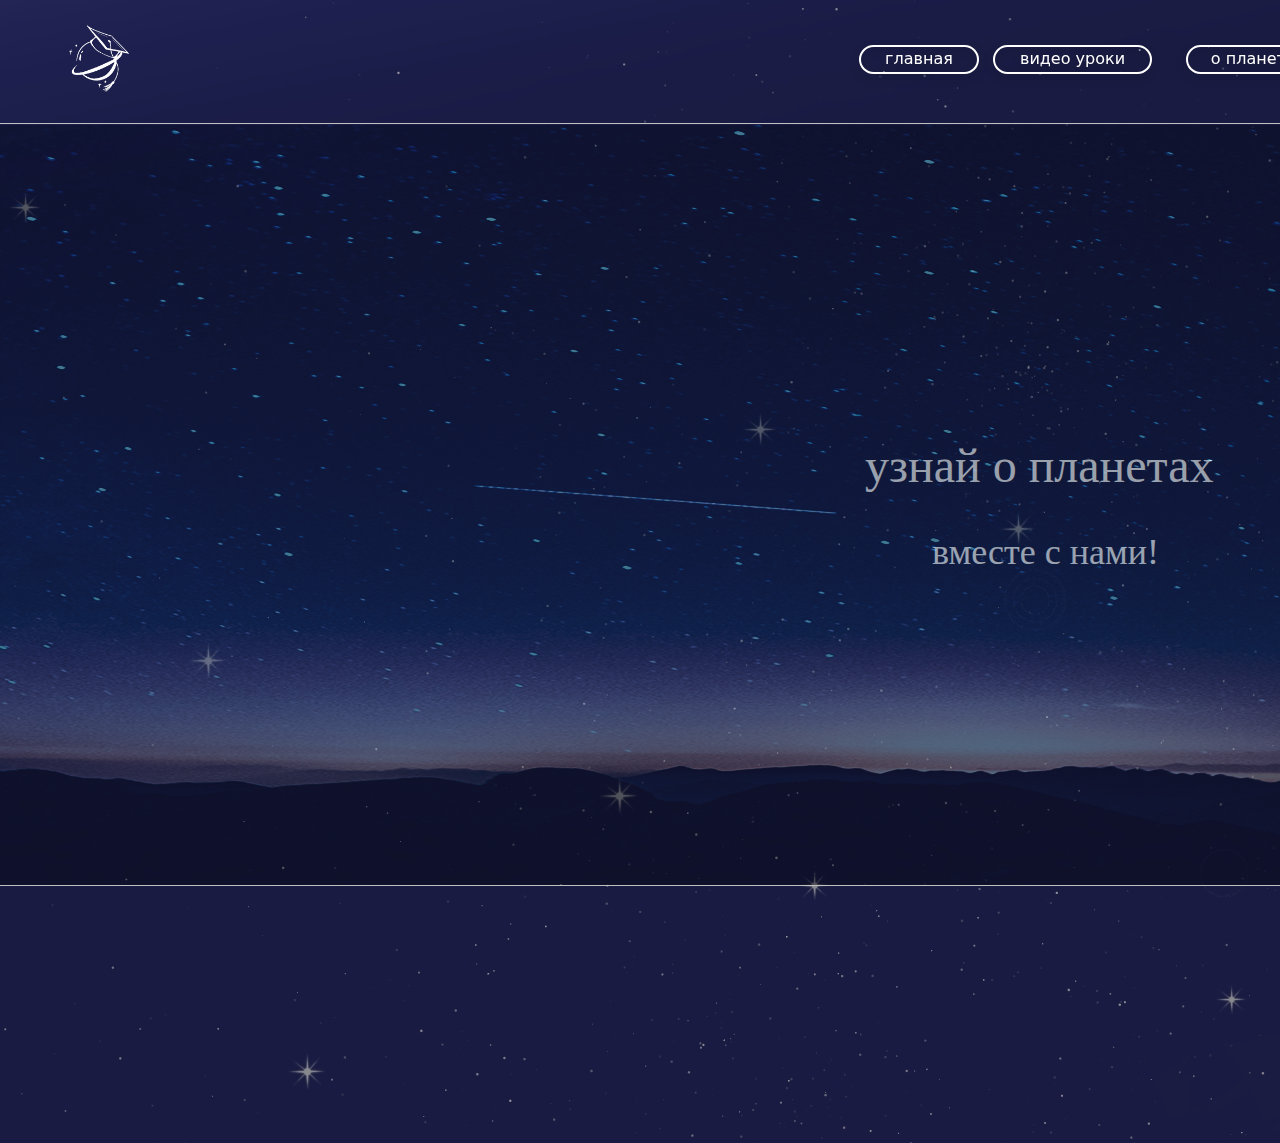
<file: index.html>
<!DOCTYPE html>
<html lang="en">
<head>

    <meta charset="utf-8">
    <meta name="viewport" content="width=device-width, initial-scale=1">
    <title>Bootstrap demo</title>
    <link href="https://cdn.jsdelivr.net/npm/bootstrap@5.3.3/dist/css/bootstrap.min.css" rel="stylesheet" integrity="sha384-QWTKZyjpPEjISv5WaRU9OFeRpok6YctnYmDr5pNlyT2bRjXh0JMhjY6hW+ALEwIH" crossorigin="anonymous">
    <link rel ="stylesheet" href="style.css">
  </head>
  <body>
    
    <div class="sAS"></div>
    <h1 class="dwede">узнай о планетах</h1>
    <h1 class="hq2w">вместе с нами!</h1>
    <ul>
      <a class="FWSEE" href="index.html"  type="button" class="btn btn-dark">главная</a>

        <a class="DQEQ" href="https://youtube.com/shorts/wcHvrbFqook?si=RCLJRl0ckeF3rdIT">видео уроки</a>
        <a class="DQWRER" href="с чнго начинать.html">о планетах</a>
        </li>
      </ul>
     
      <img>
      <img class="jkjo9" src="kjuj.png">
    <script src="https://cdn.jsdelivr.net/npm/bootstrap@5.3.3/dist/js/bootstrap.bundle.min.js" integrity="sha384-YvpcrYf0tY3lHB60NNkmXc5s9fDVZLESaAA55NDzOxhy9GkcIdslK1eN7N6jIeHz" crossorigin="anonymous"></script>
  </body>
</html>
</file>
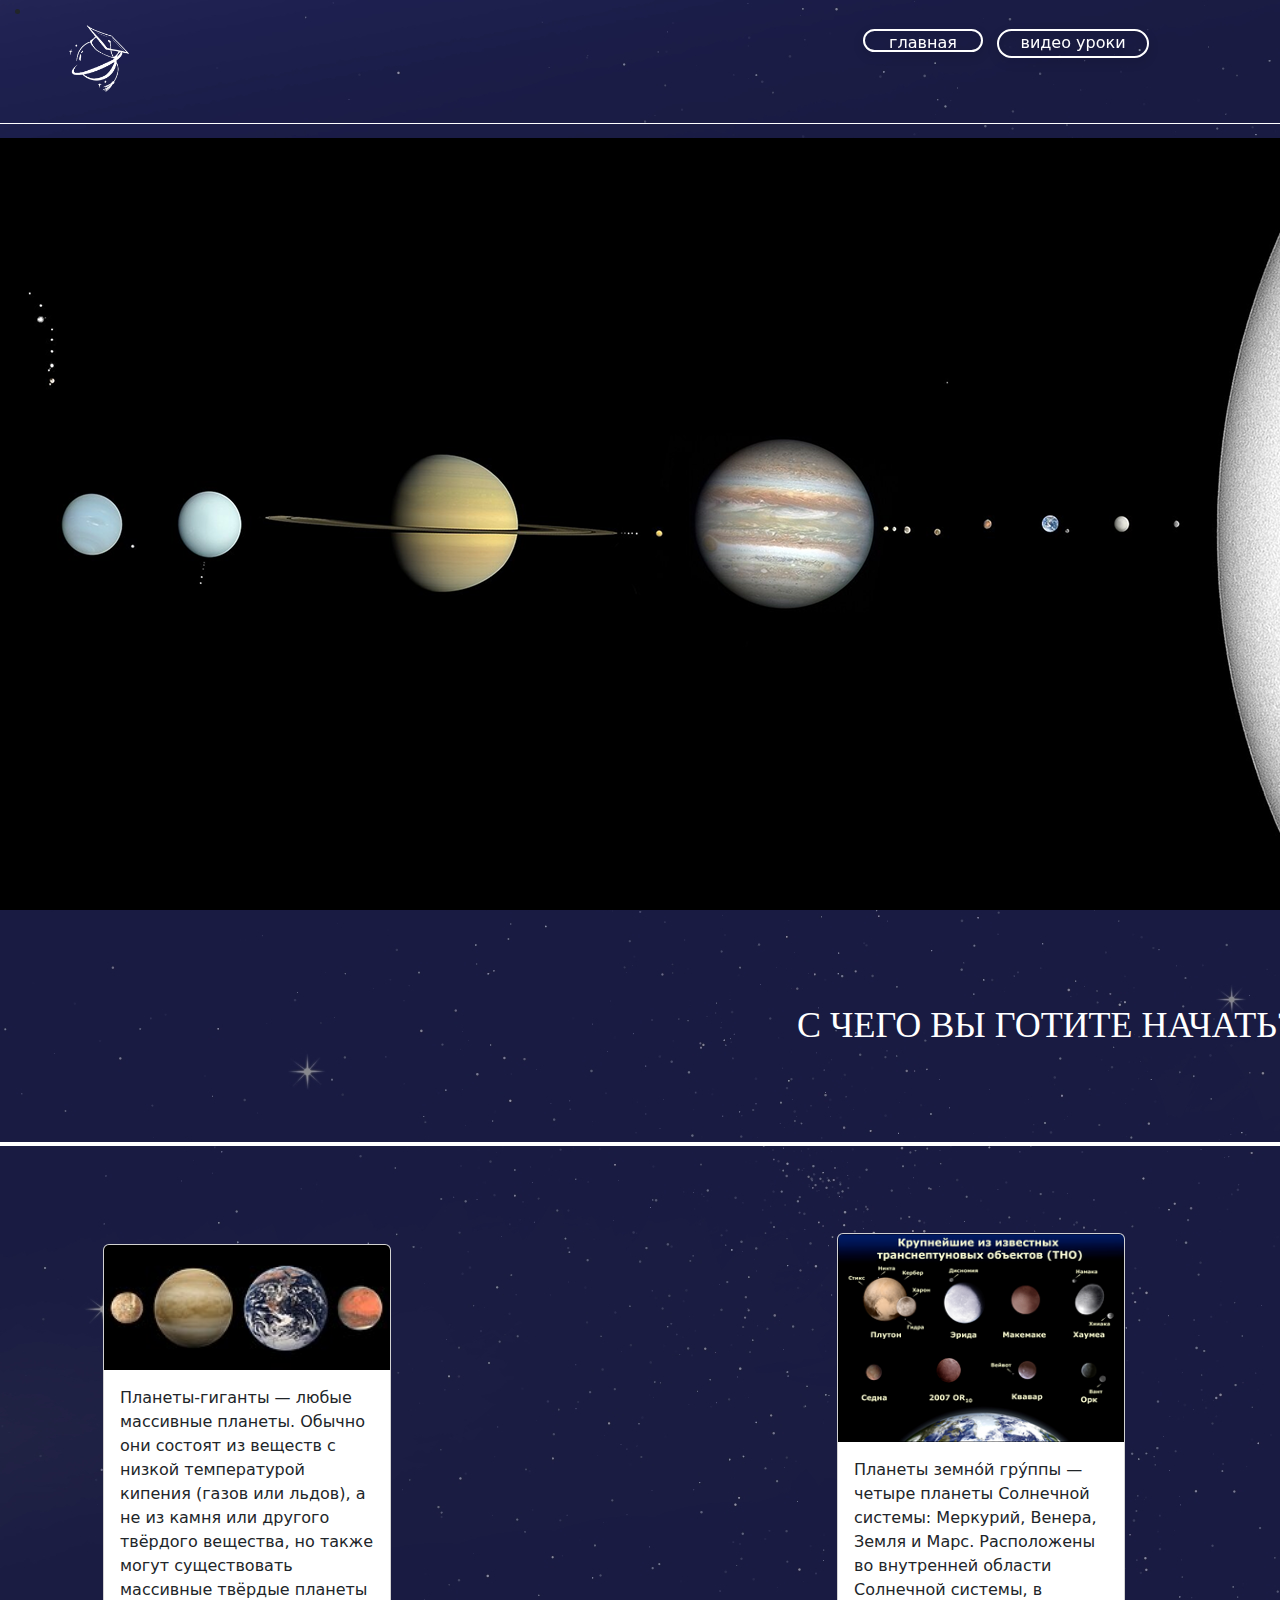
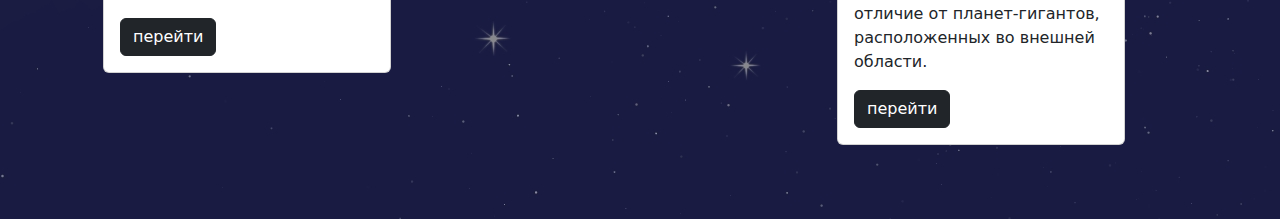
<file: с чнго начинать.html>
<!doctype html>
<html lang="en">
  <head>
    <meta charset="utf-8">
    <meta name="viewport" content="width=device-width, initial-scale=1">
    <title>Bootstrap demo</title>

    <link href="https://cdn.jsdelivr.net/npm/bootstrap@5.3.3/dist/css/bootstrap.min.css" rel="stylesheet" integrity="sha384-QWTKZyjpPEjISv5WaRU9OFeRpok6YctnYmDr5pNlyT2bRjXh0JMhjY6hW+ALEwIH" crossorigin="anonymous">
    <link rel ="stylesheet" href="ыыы.css">
  </head>
  <body>
  
    <ul>
      <li>
    <a class="FWSEE" href="index.html">главная</a>
    <a class="DQEQ" href="https://youtube.com/shorts/wcHvrbFqook?si=RCLJRl0ckeF3rdIT">видео уроки</a>
    </li>
  </ul>
  <div>
    <div class="rwe"></div>
    <img class="rwdws" src="image 1.png">
   
  <div class="dwd2qw"></div>
  <h1 class="adfw">Солнечная система</h1>
  <div class="ioe23">
  <p> планетная система, включающая в себя центральную звезду Солнце и все естественные космические объекты на гелиоцентрических орбитах.</p>
  <p> Она сформировалась путё  гравитационного сжатия газопылевого облака примерно 4,57 млрд лет назад</p>
  <p> ближайшие к Солнцу планеты, называемые планетами земной группы. Четыре более удалённые от Солнца планеты, называемые планетами-гигантами, намного более массивны, чем планеты земной группы.</p>
  <p> Класс «ледяных гигантов» Шесть планет из восьми и четыре карликовые планеты имеют естественные спутники.</p>
</div>
</div>
<div>
  <div>
    <h1 class="aFDW">С ЧЕГО ВЫ ГОТИТЕ НАЧАТЬ?</h1>
    <div class="CSDQA"></div>
  </div>
  <div class="FEWQD"> 
    <div class="card" style="width: 18rem;">
      <img src="планеты гиганты.jpg" class="card-img-top" alt="...">
      <div class="card-body">
        <p class="card-text">Планеты-гиганты — любые массивные планеты. Обычно они состоят из веществ с низкой температурой кипения (газов или льдов), а не из камня или другого твёрдого вещества, но также могут существовать массивные твёрдые планеты</p>
        <a href="1выбор.html" type="button" class="btn btn-dark">перейти</a>
      </div>
    </div>
</div>
<div class="sqw">
  <div class="card" style="width: 18rem;">
    <img src="земной планеты.png" class="card-img-top" alt="...">
    <div class="card-body">
      <p class="card-text">Планеты земно́й гру́ппы — четыре планеты Солнечной системы: Меркурий, Венера, Земля и Марс. Расположены во внутренней области Солнечной системы, в отличие от планет-гигантов, расположенных во внешней области.</p>
      <a href="2выбор.html" type="button" class="btn btn-dark">перейти</a>
    </div>
  </div>
</div>
    <div class="dasq">
  <div class="card" style="width: 18rem;">
    <img src="транснептуновых обьектов.png" class="card-img-top" alt="...">
    <div class="card-body">
      <p class="card-text">Транснепту́новый объе́кт — небесное тело Солнечной системы, которое обращается по орбите вокруг Солнца и у которого среднее расстояние до Солнца больше, чем у Нептуна Транснептуновые объекты образуют пояс Койпера, рассеянный диск и облако Оорта</p>
      <a href="ошибка.html" type="button" class="btn btn-dark">перейти</a>
    </div>
</div>
    </div>
    <img class="jkjo9" src="kjuj.png">
    
    <script src="https://cdn.jsdelivr.net/npm/bootstrap@5.3.3/dist/js/bootstrap.bundle.min.js" integrity="sha384-YvpcrYf0tY3lHB60NNkmXc5s9fDVZLESaAA55NDzOxhy9GkcIdslK1eN7N6jIeHz" crossorigin="anonymous"></script>
  </body>
</html>
</file>
<file: style.css>
body{
height: 1127px;

background: url("фон-1.jpg");

}

img{
  /* unsplash:ln5drpv_ImI */

position: absolute;
width: 2113px;
height: 763px;
left: calc(50% - 2113px/2);
top: 123px;
background-image: url("космос.png");
}
h1{
  /* Group 2 */

position: absolute;
width: 415px;
height: 137px;
left: 865px;
top: 437px;
}

.hq2w{
  /* вместе с нами! */

position: absolute;
width: 268px;
height: 44px;
left: 932px;
top: 530px;

font-family: 'Inter';
font-style: normal;
font-weight: 400;
font-size: 36px;
line-height: 44px;
/* identical to box height */

color: #FFFFFF;
}

.dwede{
  /* узнай о планетах */

position: absolute;
width: 415px;
height: 54px;
left: 865px;
top: 437px;

font-family: 'Inter';
font-style: normal;
font-weight: 400;
font-size: 48px;
line-height: 58px;

color: #FFFFFF;
}


ul a{
 /* Frame 5 */

box-sizing: border-box;

/* Auto layout */
display: flex;
flex-direction: column;
align-items: center;
padding: 0px;
gap: 10px;

width: 126px;
min-width: 120px;
height: 46px;

border: 2px solid #FFFFFF;
filter: drop-shadow(0px 4px 4px rgba(0, 0, 0, 0.25));
border-radius: 20px;

/* Inside auto layout */
flex: none;
order: 0;
flex-grow: 0;

        text-decoration: none;
        color: rgb(255, 255, 255);
}
ul a:hover {
  background-color: rgb(128, 132, 185);
}

.daqs{
  /* видео уроки */

position: absolute;
width: 159px;
height: 29px;
left: 993px;
top: 45px;

font-family: 'Inter';
font-style: normal;
font-weight: 400;
font-size: 24px;
line-height: 29px;
/* identical to box height */

color: rgba(190, 230, 237, 0.26);



}


.sAS{

position: absolute;
width: 2113px;
height: 1px;
left: 0px;
top: 123px;

background: #FFFFFF;
transform: matrix(1, 0, 0, -1, 0, 0);

}

.FWSEE{
    /* Group 4 */

position: absolute;
width: 100px;
height: 29px;
left: 859px;
top: 45px;




}

.DQEQ{/* Group 5 */

  position: absolute;
  width: 159px;
  height: 29px;
  left: 993px;
  top: 45px;
  
  }

  .DQWRER{
    /* Group 3 */

position: absolute;
width: 144px;
height: 29px;
left: 1186px;
top: 45px;
  }
  
  .D2WQAD{
    /* Group 7 */

position: absolute;
width: 2113px;
height: 783px;
left: 0px;
top: 1203px;
  }
  .jkjo9{
    /* kjuj 1 */

position: absolute;
width: 102px;
height: 84px;
left: 46px;
top: 14px;

background: url(kjuj.png);

}
</file>
<file: ыыы.css>
body{
    background: url("фон-1.jpg");

 }


.cfaqs{
 /* Rectangle 4 */

position: absolute;
width: 2113px;
height: 4px;
left: 0px;
top: 117px;

background: #FFFFFF;
transform: matrix(1, 0, 0, -1, 0, 0);



}
.GEQWD{
    /* Ellipse 1 */

box-sizing: border-box;

position: absolute;
width: 496.1px;
height: 474.42px;
left: 103px;
top: 323px;

background: #D9D9D9;
border: 4px solid #000000; 
} 

.FWSEE{
  /* Group 4 */

position: absolute;
width: 100px;
height: 23px;
left: 863px;
top: 29px;
}

.DQEQ{
/* Group 5 */

position: absolute;
width: 152px;
height: 29px;
left: 997px;
top: 29px;


}
.DQWRER{
    /* Group 3 */

position: absolute;
width: 136px;
height: 29px;
left: 1190px;
top: 29px;


}
ul a{
     /* Frame 5 */

box-sizing: border-box;

/* Auto layout */
display: flex;
flex-direction: column;
align-items: center;
padding: 0px;
gap: 10px;

width: 126px;
min-width: 120px;
height: 46px;

border: 2px solid #FFFFFF;
filter: drop-shadow(0px 4px 4px rgba(0, 0, 0, 0.25));
border-radius: 20px;

/* Inside auto layout */
flex: none;
order: 0;
flex-grow: 0;

        text-decoration: none;
        color: rgb(255, 255, 255);
     }

     ul a:hover {
        background-color: rgb(128, 132, 185);
      }
.dwd2qw{
    /* Rectangle 5 */

position: absolute;
width: 741px;
height: 772px;
left: 1372px;
top: 138px;

background: #ECECEC;
}
.rwdws{
    /* Group 15 */

position: absolute;
width: 1372px;
height: 772px;
left: 0px;
top: 138px;


}

.rwe{
    position: absolute;
    width: 2113px;
    height: 1px;
    left: 0px;
    top: 123px;
    
    background: #FFFFFF;
    transform: matrix(1, 0, 0, -1, 0, 0);



}


.adfw{
/* Солнечная система */

position: absolute;
width: 629px;
height: 77px;
left: 1405px;
top: 199px;

font-family: 'Inter';
font-style: normal;
font-weight: 400;
font-size: 64px;
line-height: 77px;

color: #000000;
}

.ioe23{
    /*  планетная система, включающая в себя центральную звезду Солнце и все естественные космические объекты на гелиоцентрических орбитах. Она сформировалась путём гравитационного сжатия газопылевого облака примерно 4,57 млрд лет назад */

position: absolute;
width: 515px;
height: 293px;
left: 1422px;
top: 311px;

font-family: 'Inter';
font-style: normal;
font-weight: 400;
font-size: 24px;
line-height: 29px;

color: #000000;


}

.aFDW{
    /* С ЧЕГО ВЫ ГОТИТЕ НАЧАТЬ? */

position: absolute;
width: 519px;
height: 44px;
left: 797px;
top: 1003px;

font-family: 'Inter';
font-style: normal;
font-weight: 400;
font-size: 36px;
line-height: 44px;
/* identical to box height */

color: #FFFFFF;


}

.CSDQA{
    /* Rectangle 4 */

position: absolute;
width: 2113px;
height: 4px;
left: 0px;
top: 1142px;

background: #FFFFFF;
transform: matrix(1, 0, 0, -1, 0, 0);

}

.FEWQD{
    /* Group 10 */

position: absolute;
width: 496.1px;
height: 575px;
left: 103px;
top: 1244px;

}
.sqw{
    /* Group 12 */

position: absolute;
width: 496.1px;
height: 575px;
left: 837px;
top: 1233px;


}

.dasq{
 /* Group 10 */

position: absolute;
width: 496.1px;
height: 575px;
left: 1514.9px;
top: 1244px;

}

.deeqw{
   /* Group 21 */

position: absolute;
width: 239px;
height: 84px;
left: 1514.9px;
top: 1200px;

}
.jkjo9{
    /* kjuj 1 */

position: absolute;
width: 102px;
height: 84px;
left: 46px;
top: 14px;

background: url(kjuj.png);

}
</file>
